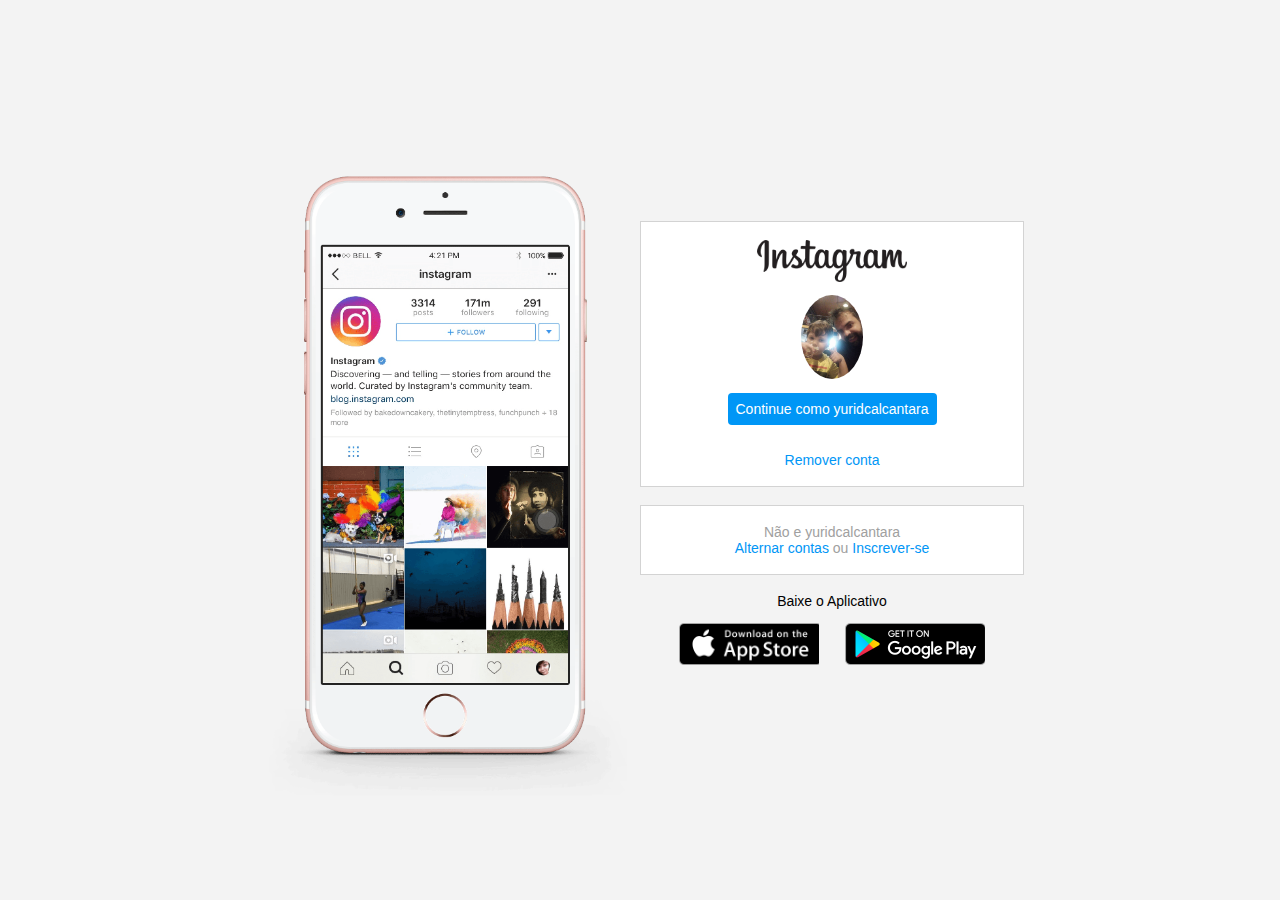
<file: Insta Proejto/index.html>
<!DOCTYPE html>
<html lang="en">
<head>
    <meta charset="UTF-8">
    <meta http-equiv="X-UA-Compatible" content="IE=edge">
    <meta name="viewport" content="width=device-width, initial-scale=1.0">
   <link rel="stylesheet" href="style.css">
    <title>Instagram</title>
</head>
<body>
    <div class="instagram-wraper">
        <div class="instagram-phone">
            <img src="img/instagram-celular.png" alt="Celular">
        </div><!--instagram-phone-->
        <div class="istagram-continue">
            <div class="group">
                <img src="img/instagram-logo.png" class="instagram-logo" alt="Instagram Logo">
                <div class="profile-photo">
                    <img src="img/IMG_20210903_224053.jpg" alt="Foto de Perfil" >
                </div><!--profile-photo-->
                <a href="#" class="instagram-login">Continue como yuridcalcantara</a>
                <a href="#" class="instagram-logout">Remover conta</a>
            </div><!--group-->
            <div class="group">
                <p class="not-account">Não e yuridcalcantara</p>
                <p class="not-account">
                    <span class="link-blue"> Alternar contas</span>
                    ou 
                    <span class="link-blue"> Inscrever-se</span>
                </p>
            </div><!--group 2-->
            <div class="get-app">
                <p class="getapp">Baixe o Aplicativo</p>
                <div class="download">
                    <a href="#" class="app-dowload"> </a> 
                    <a href="#" class="app-dowload"></a>
                </div>

            </div><!--Get-App-->
        </div> <!--istagram-continue-->
    </div> <!--instagram-wraper-->  
    
</body>
</html>
</file>
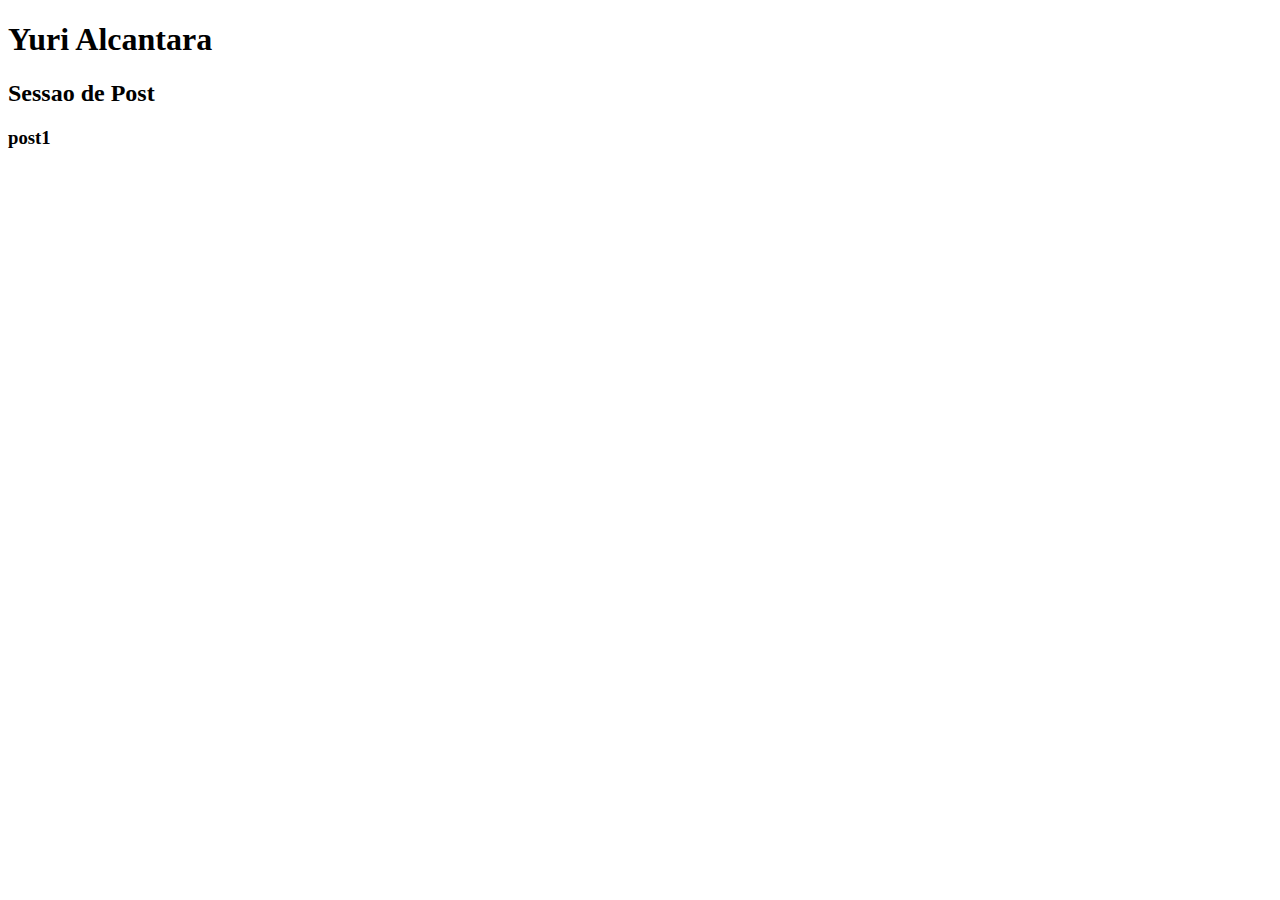
<file: Introdução a criação de websites com HTML5 e CSS3/index.html>
<!doctype html>
<html>
    <head>
        <meta charset="utf-8">
        <title>Yuri Alcantara</title>
    </head>
    <body>
        <header>
            <h1>Yuri Alcantara</h1>
        </header>
        <section>
            <header>
                <h2>Sessao de Post</h2>
            </header>
            <article>
                <h3>post1</h3>
            </article>
        </section>
        <footer></footer>
    </body>
</html>
</file>
<file: Insta Proejto/style.css>
*{
    padding:0;
    margin: 0;
    box-sizing: border-box;
    text-decoration: none;
    font-family: sans-serif;
    font-size: 14px;
}
body{
    width: 100%;
    min-height: 100vh;
    background-color: rgb(243, 243, 243);
    margin: 0;
    padding: 0;
    display: flex;
    justify-content: center;
}
.instagram-wraper{
    display: flex;
    align-items: center;
    justify-content: start;
    width: 60%;
    height: 100vh;
}
.instagram-phone{
    display: flex;
    align-items:center;
    justify-content: center;
    width: 50%;
}
.instagram-phone img{
    height: 50rem;
}
.istagram-continue{
    display: flex;
    align-items: center;
    justify-content: space-around;
    flex-direction: column;
  
    width: 50%;
    height: 34rem;
    
}
.group{
    display: flex;
    justify-content: space-between;
    align-items: center;
    flex-direction: column;
    background-color: white;
    width: 100%;
    padding: 1.3rem 0;
    border: 1px solid lightgray;
}

.group:nth-child(1){
    min-height: 19rem;
}
.instagram-logo{
    height: 3rem;
}
.profile-photo{
    display: flex;
    justify-content: center;
    align-items: center;
    border-radius: 50%;
    overflow: hidden;
}
.profile-photo img{
    height: 6rem;
}
.instagram-login{
    background-color: #0096f6;
    color: white;
    padding: 8px;
    border-radius: 4px;
}
.instagram-logout{
    color: #0096f6;
    margin-top: 1rem;
}
.not-account{
    color: rgb(160, 160, 160);
}
.link-blue{
    color:#0096f6
}
.get-app{
    display: flex;
    flex-direction: column;
    align-items: center;
    justify-content: center;
    width: 100%;
    padding: 1.3rem, 0;
}
.download{
    display: flex;
    width: 100%;
    justify-content: space-evenly;
    align-items: center;
    padding: 1rem;
}
.app-dowload{
    height: 3rem;
    width: 10rem;
    background-size: cover;
}
.app-dowload:nth-child(1){
    background-image: url(img/apple-button.png);
}
.app-dowload:nth-child(2){
    background-image: url(img/googleplay-button.png);

}

@media (max-width:1024px){
    .instagram-wraper{
        width: 90%;
    }
}
@media(max-width:650px){
    body{
        background-color: white;
    }
    .instagram-wraper{
        width: 90%;
    }
    .instagram-phone{
        display: none;
    }
    .istagram-continue{
        width: 100%;
    }
    .group{
        border: 1px solid transparent;
    }
}
</file>
